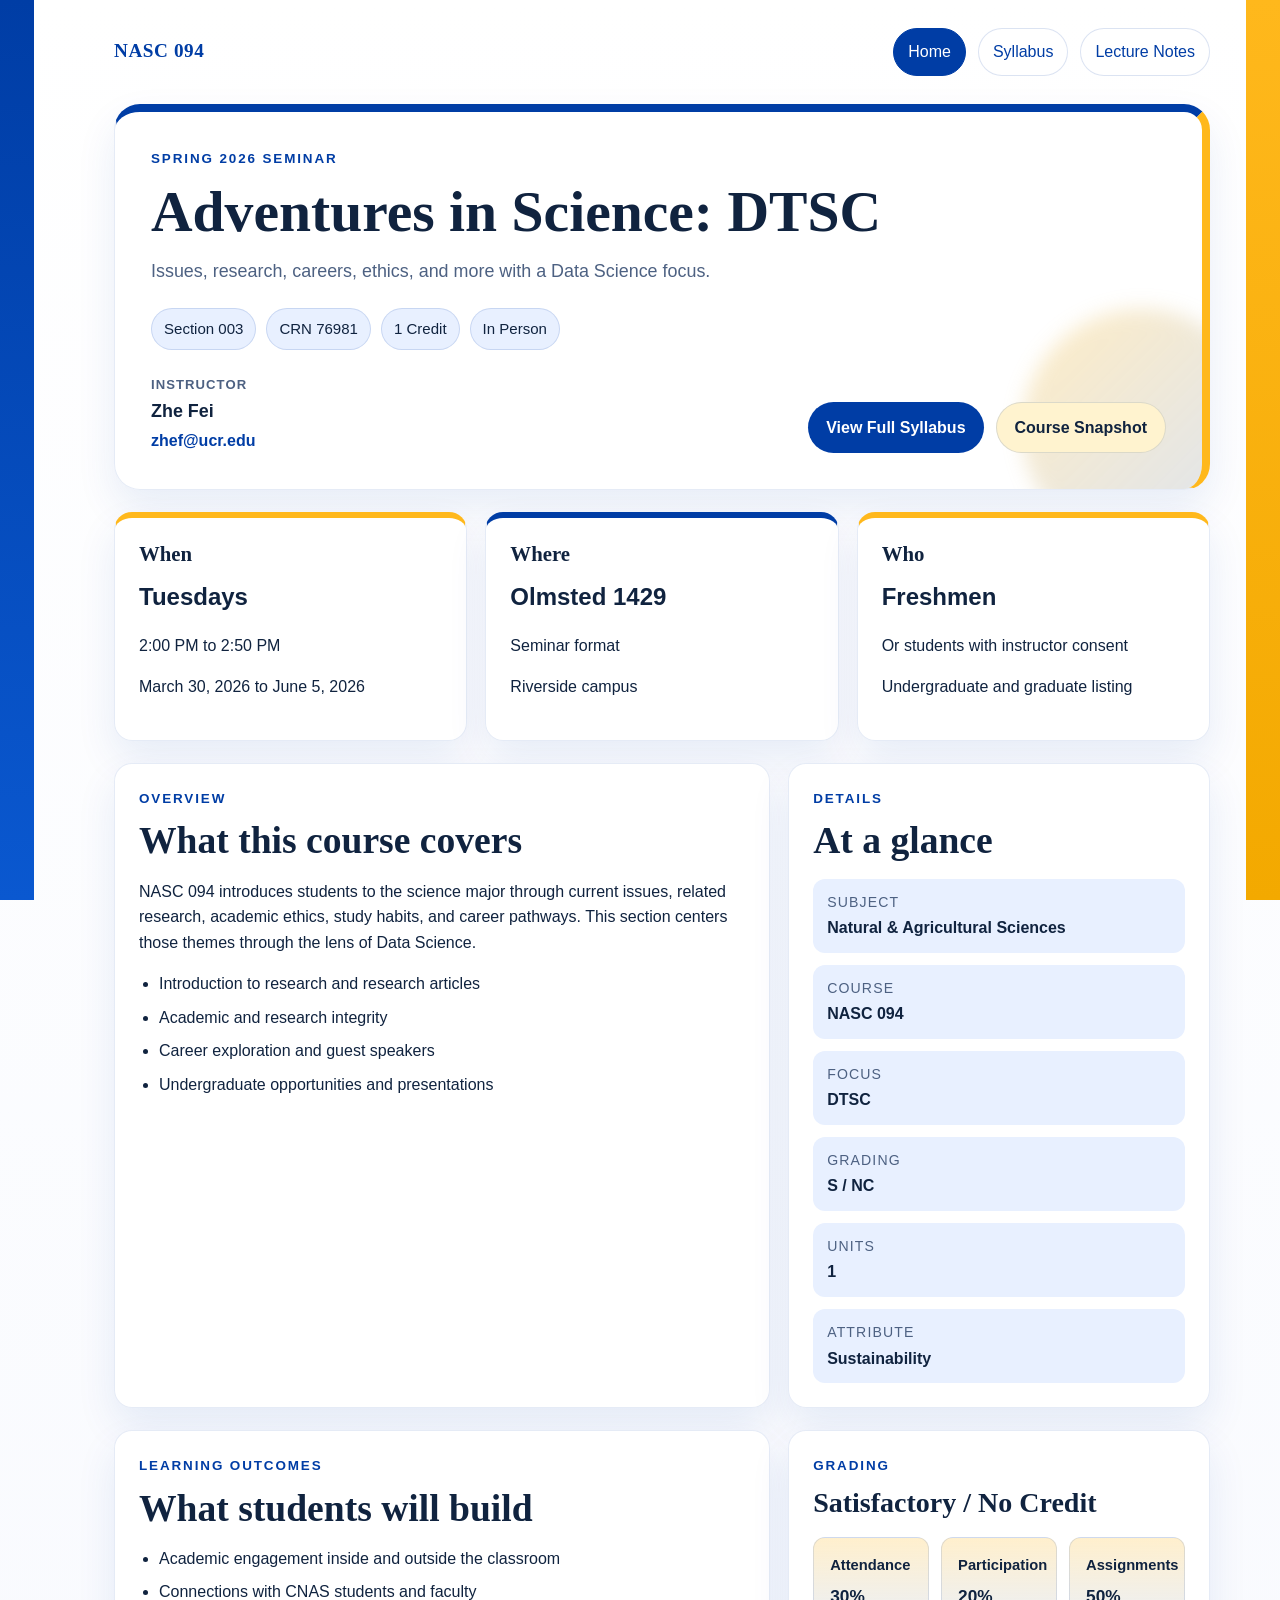
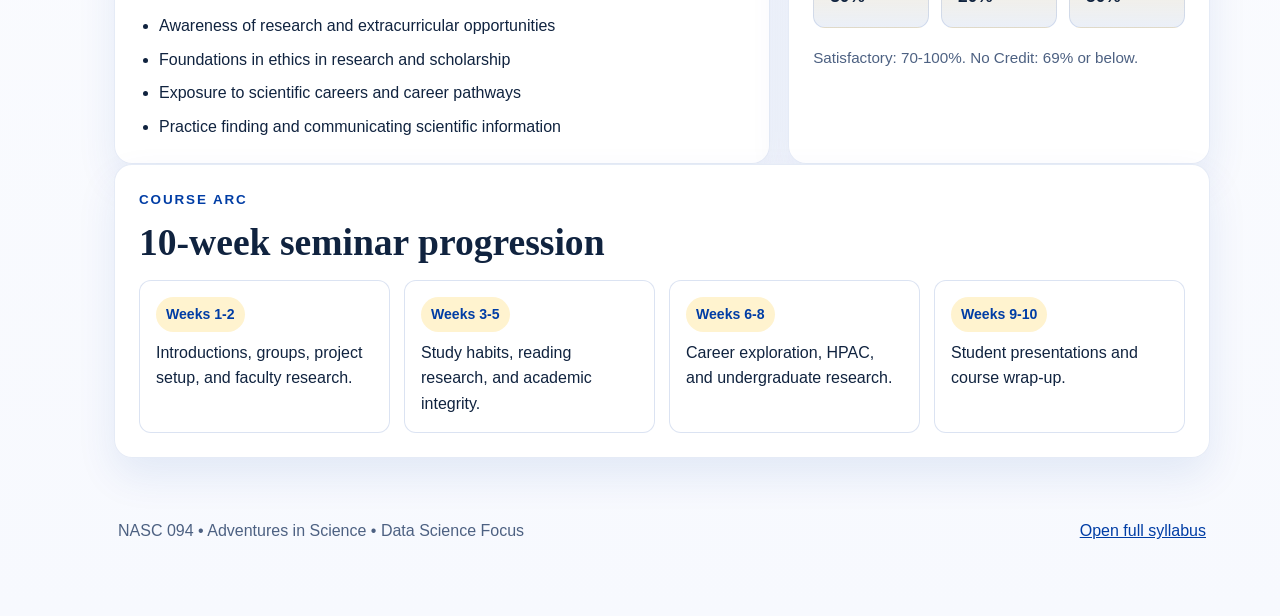
<file: index.html>
<!DOCTYPE html>
<html lang="en">
<head>
  <meta charset="UTF-8">
  <meta name="viewport" content="width=device-width, initial-scale=1.0">
  <title> NASC 094 | Adventures in Science: DTSC</title>
  <meta name="description" content="NASC 094 course site for Adventures in Science: Data Science focus, Spring 2026.">
  <link rel="stylesheet" href="assets/styles.css">
</head>
<body>
  <div class="site-shell">
    <header class="hero">
      <nav class="topbar">
        <a class="brand" href="index.html"> NASC 094</a>
        <div class="nav-links">
          <a href="index.html" aria-current="page">Home</a>
          <a href="syllabus.html">Syllabus</a>
          <a href="lecture_notes/index.html">Lecture Notes</a>
        </div>
      </nav>

      <section class="hero-panel reveal delay-1">
        <p class="eyebrow">Spring 2026 Seminar</p>
        <h1>Adventures in Science: DTSC</h1>
        <p class="hero-subtitle">Issues, research, careers, ethics, and more with a Data Science focus.</p>
        <div class="hero-meta">
          <span>Section 003</span>
          <span>CRN 76981</span>
          <span>1 Credit</span>
          <span>In Person</span>
        </div>
        <div class="hero-footer">
          <div class="hero-instructor">
            <p class="hero-instructor-label">Instructor</p>
            <p class="hero-instructor-name">Zhe Fei</p>
            <a class="hero-instructor-email" href="mailto:zhef@ucr.edu">zhef@ucr.edu</a>
          </div>
          <div class="hero-actions">
            <a class="button button-primary" href="syllabus.html">View Full Syllabus</a>
            <a class="button button-secondary" href="#overview">Course Snapshot</a>
          </div>
        </div>
      </section>
    </header>

    <main>
      <section class="card-grid reveal delay-2" id="overview">
        <article class="info-card accent-gold">
          <h2>When</h2>
          <p class="card-highlight">Tuesdays</p>
          <p>2:00 PM to 2:50 PM</p>
          <p>March 30, 2026 to June 5, 2026</p>
        </article>

        <article class="info-card accent-green">
          <h2>Where</h2>
          <p class="card-highlight">Olmsted 1429</p>
          <p>Seminar format</p>
          <p>Riverside campus</p>
        </article>

        <article class="info-card accent-rust">
          <h2>Who</h2>
          <p class="card-highlight">Freshmen</p>
          <p>Or students with instructor consent</p>
          <p>Undergraduate and graduate listing</p>
        </article>
      </section>

      <section class="content-grid">
        <article class="content-panel reveal delay-2">
          <p class="section-tag">Overview</p>
          <h2>What this course covers</h2>
          <p>
            NASC 094 introduces students to the science major through current issues,
            related research, academic ethics, study habits, and career pathways.
            This section centers those themes through the lens of Data Science.
          </p>
          <ul class="feature-list">
            <li>Introduction to research and research articles</li>
            <li>Academic and research integrity</li>
            <li>Career exploration and guest speakers</li>
            <li>Undergraduate opportunities and presentations</li>
          </ul>
        </article>

        <aside class="content-panel compact reveal delay-3">
          <p class="section-tag">Details</p>
          <h2>At a glance</h2>
          <dl class="facts">
            <div>
              <dt>Subject</dt>
              <dd>Natural &amp; Agricultural Sciences</dd>
            </div>
            <div>
              <dt>Course</dt>
              <dd>NASC 094</dd>
            </div>
            <div>
              <dt>Focus</dt>
              <dd>DTSC</dd>
            </div>
            <div>
              <dt>Grading</dt>
              <dd>S / NC</dd>
            </div>
            <div>
              <dt>Units</dt>
              <dd>1 </dd>
            </div>
            <div>
              <dt>Attribute</dt>
              <dd>Sustainability</dd>
            </div>
          </dl>
        </aside>
      </section>

      <section class="content-grid">
        <article class="content-panel reveal delay-3">
          <p class="section-tag">Learning Outcomes</p>
          <h2>What students will build</h2>
          <ul class="feature-list">
            <li>Academic engagement inside and outside the classroom</li>
            <li>Connections with CNAS students and faculty</li>
            <li>Awareness of research and extracurricular opportunities</li>
            <li>Foundations in ethics in research and scholarship</li>
            <li>Exposure to scientific careers and career pathways</li>
            <li>Practice finding and communicating scientific information</li>
          </ul>
        </article>

        <article class="content-panel reveal delay-4 grading-panel">
          <p class="section-tag">Grading</p>
          <h2>Satisfactory / No Credit</h2>
          <div class="grade-boxes">
            <div class="grade-box">
              <strong>Attendance</strong>
              <span>30%</span>
            </div>
            <div class="grade-box">
              <strong>Participation</strong>
              <span>20%</span>
            </div>
            <div class="grade-box">
              <strong>Assignments</strong>
              <span>50%</span>
            </div>
          </div>
          <p class="muted">Satisfactory: 70-100%. No Credit: 69% or below.</p>
        </article>
      </section>

      <section class="timeline-panel reveal delay-4">
        <p class="section-tag">Course Arc</p>
        <h2>10-week seminar progression</h2>
        <div class="timeline">
          <div><span>Weeks 1-2</span><p>Introductions, groups, project setup, and faculty research.</p></div>
          <div><span>Weeks 3-5</span><p>Study habits, reading research, and academic integrity.</p></div>
          <div><span>Weeks 6-8</span><p>Career exploration, HPAC, and undergraduate research.</p></div>
          <div><span>Weeks 9-10</span><p>Student presentations and course wrap-up.</p></div>
        </div>
      </section>
    </main>

    <footer class="site-footer reveal delay-4">
      <p>NASC 094 • Adventures in Science • Data Science Focus</p>
      <p><a href="syllabus.html">Open full syllabus</a></p>
    </footer>
  </div>
</body>
</html>
</file>
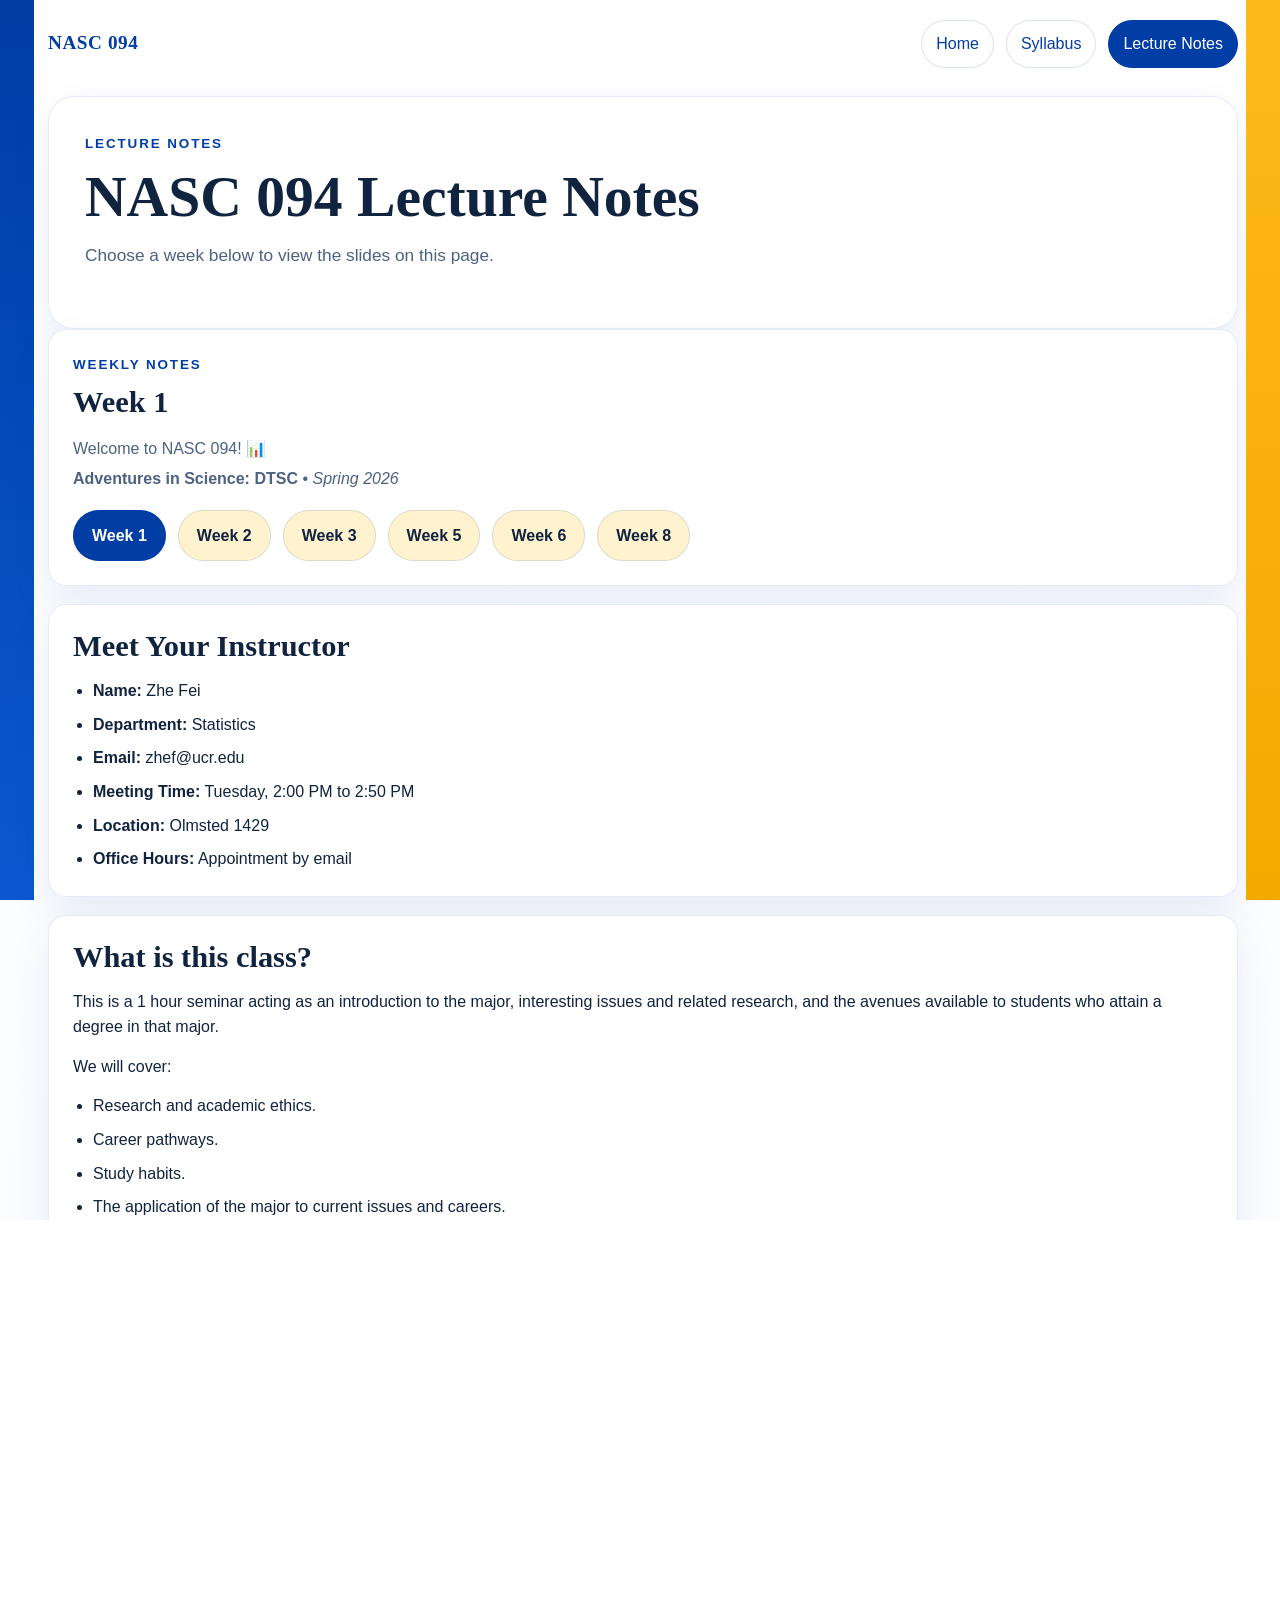
<file: lecture_notes/index.html>
<!DOCTYPE html>
<html lang="en">
<head>
  <meta charset="UTF-8">
  <meta name="viewport" content="width=device-width, initial-scale=1.0">
  <title>Lecture Notes | NASC 094</title>
  <meta name="description" content="Lecture notes for NASC 094 Adventures in Science, Data Science focus.">
  <link rel="stylesheet" href="../assets/styles.css">
</head>
<body class="notes-page">
  <div class="site-shell notes-shell">
    <header class="page-header">
      <nav class="topbar">
        <a class="brand" href="../index.html">NASC 094</a>
        <div class="nav-links">
          <a href="../index.html">Home</a>
          <a href="../syllabus.html">Syllabus</a>
          <a href="index.html" aria-current="page">Lecture Notes</a>
        </div>
      </nav>

      <section class="page-intro reveal delay-1">
        <p class="eyebrow">Lecture Notes</p>
        <h1 class="notes-page-title">NASC 094 Lecture Notes</h1>
        <p class="hero-subtitle">Choose a week below to view the slides on this page.</p>
      </section>
    </header>

    <main class="stack-layout">
      <section class="content-panel reveal delay-2">
        <p class="section-tag">Weekly Notes</p>
        <h2 id="deck-heading">Week 1</h2>
        <p class="muted" id="deck-summary">Lecture notes are rendered directly from the markdown files in this folder.</p>
        <div class="notes-switcher" role="tablist" aria-label="Lecture note weeks">
          <a class="button button-secondary note-tab" href="#week1" data-week="week1">Week 1</a>
          <a class="button button-secondary note-tab" href="#week2" data-week="week2">Week 2</a>
          <a class="button button-secondary note-tab" href="#week3" data-week="week3">Week 3</a>
          <a class="button button-secondary note-tab" href="#week5" data-week="week5">Week 5</a>
          <a class="button button-secondary note-tab" href="#week6" data-week="week6">Week 6</a>
          <a class="button button-secondary note-tab" href="#week8" data-week="week8">Week 8</a>
        </div>
      </section>

      <div id="notes-content" class="stack-layout" aria-live="polite"></div>

      <noscript>
        <section class="content-panel">
          <p class="section-tag">JavaScript Required</p>
          <h2>Open the markdown files directly</h2>
          <p>This page uses JavaScript to render the markdown lecture notes.</p>
          <ul class="feature-list">
            <li><a href="Week1.md">Week 1 markdown</a></li>
            <li><a href="Week2.md">Week 2 markdown</a></li>
            <li><a href="Week3.md">Week 3 markdown</a></li>
            <li><a href="Week5.md">Week 5 markdown</a></li>
            <li><a href="Week6.md">Week 6 markdown</a></li>
            <li><a href="Week8.md">Week 8 markdown</a></li>
          </ul>
        </section>
      </noscript>
    </main>
  </div>

  <script src="../assets/lecture-notes.js" defer></script>
</body>
</html>
</file>
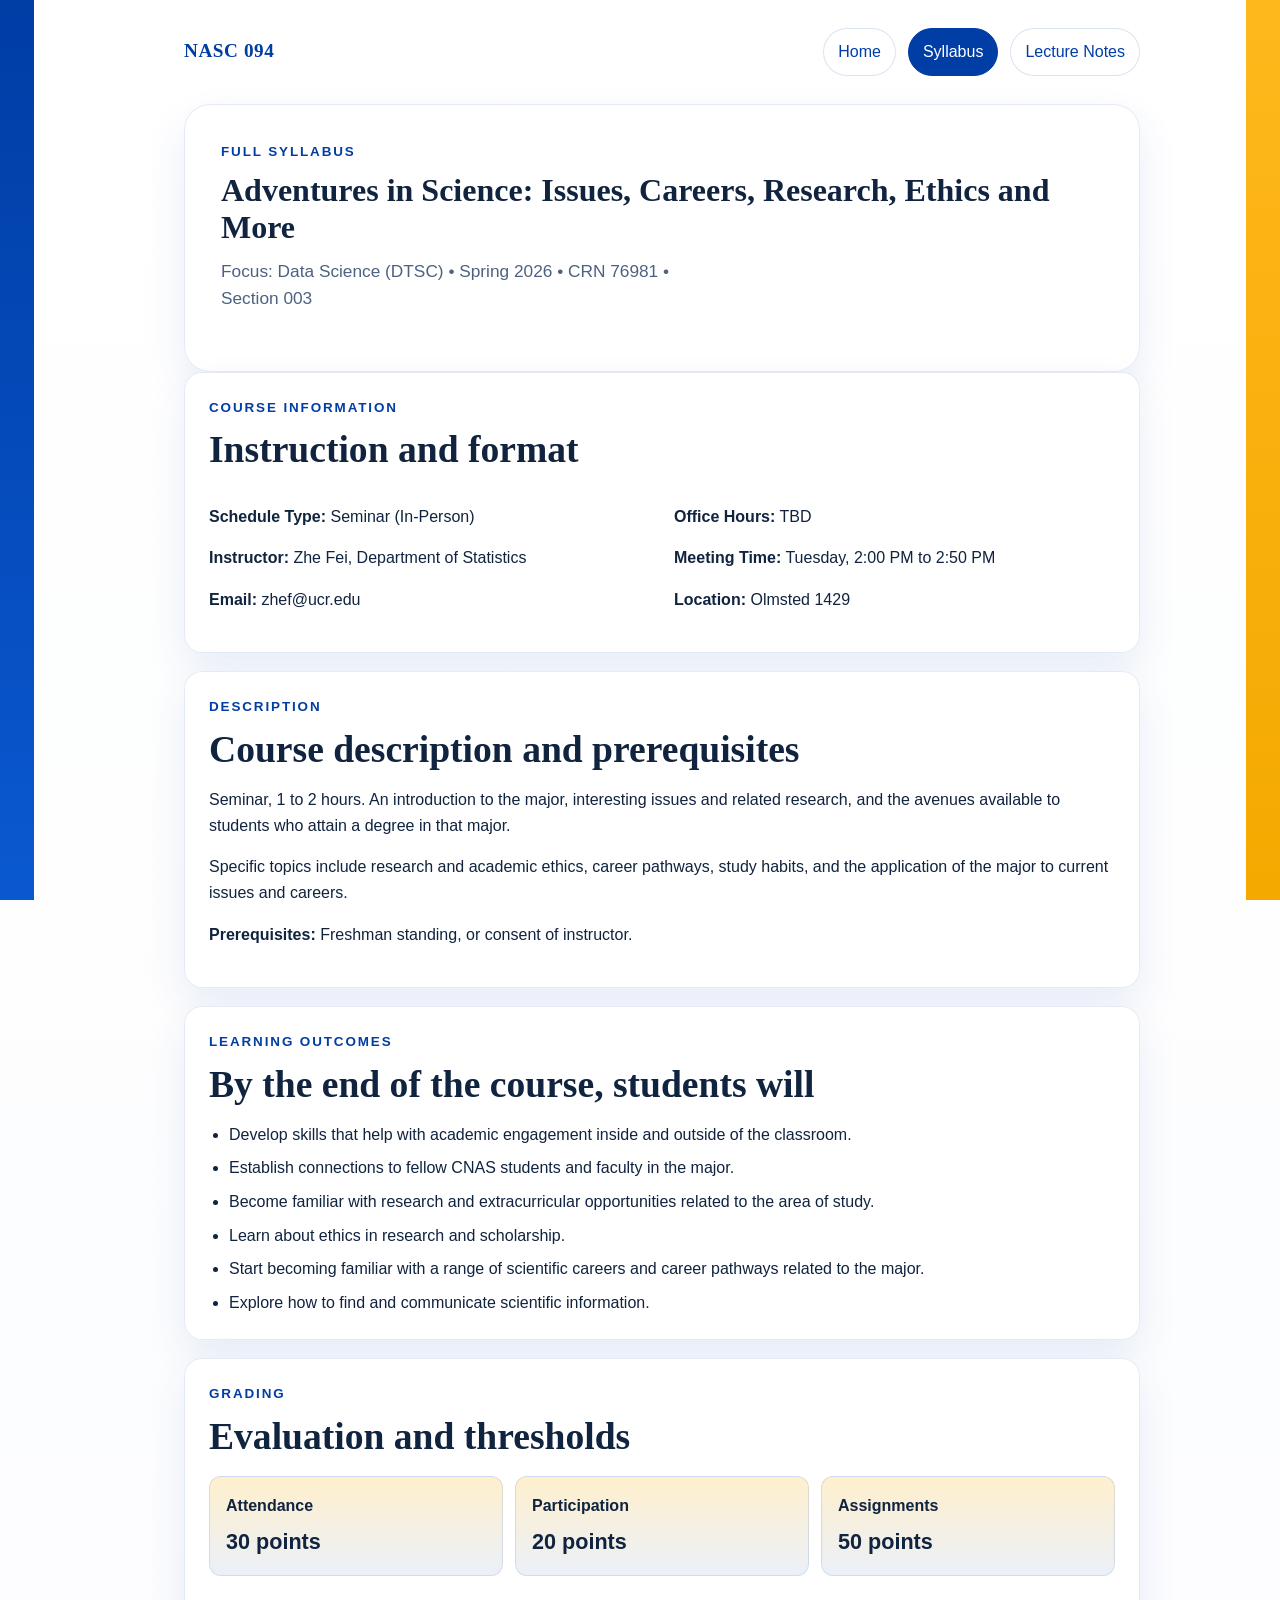
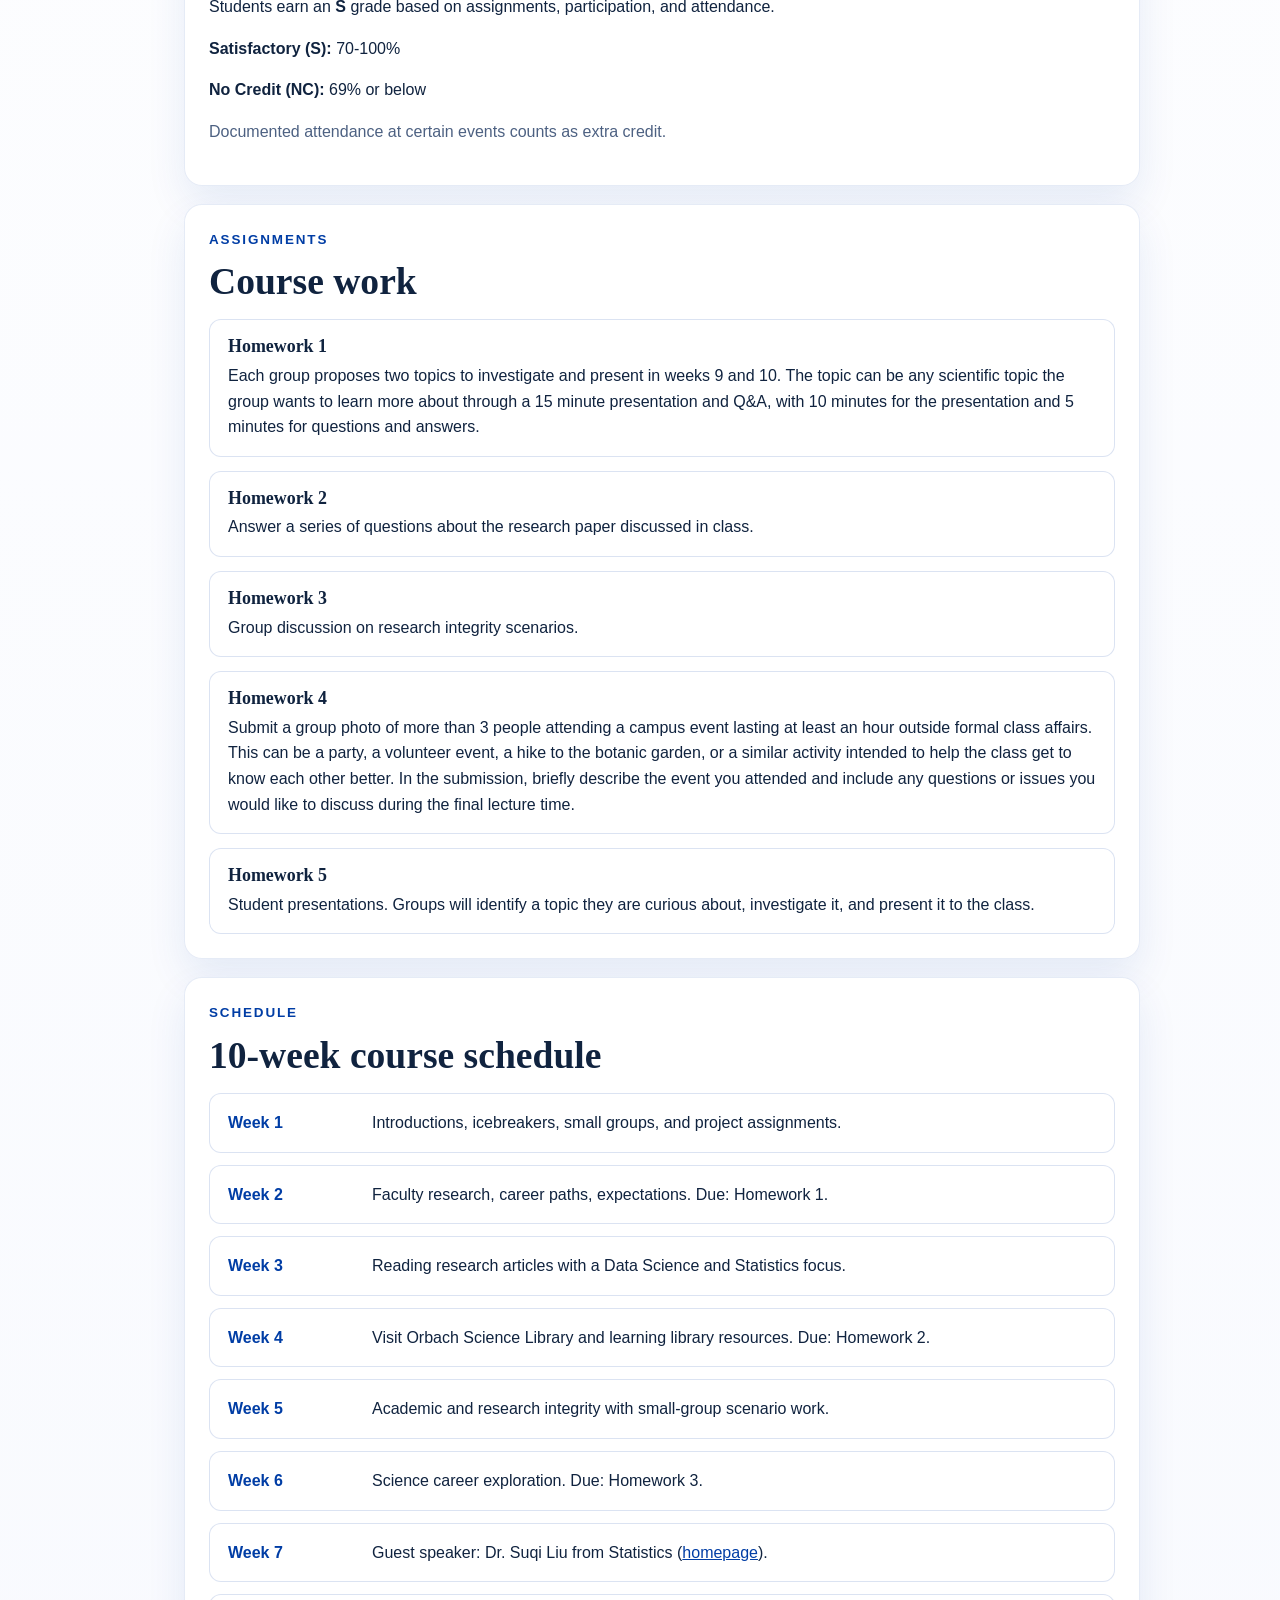
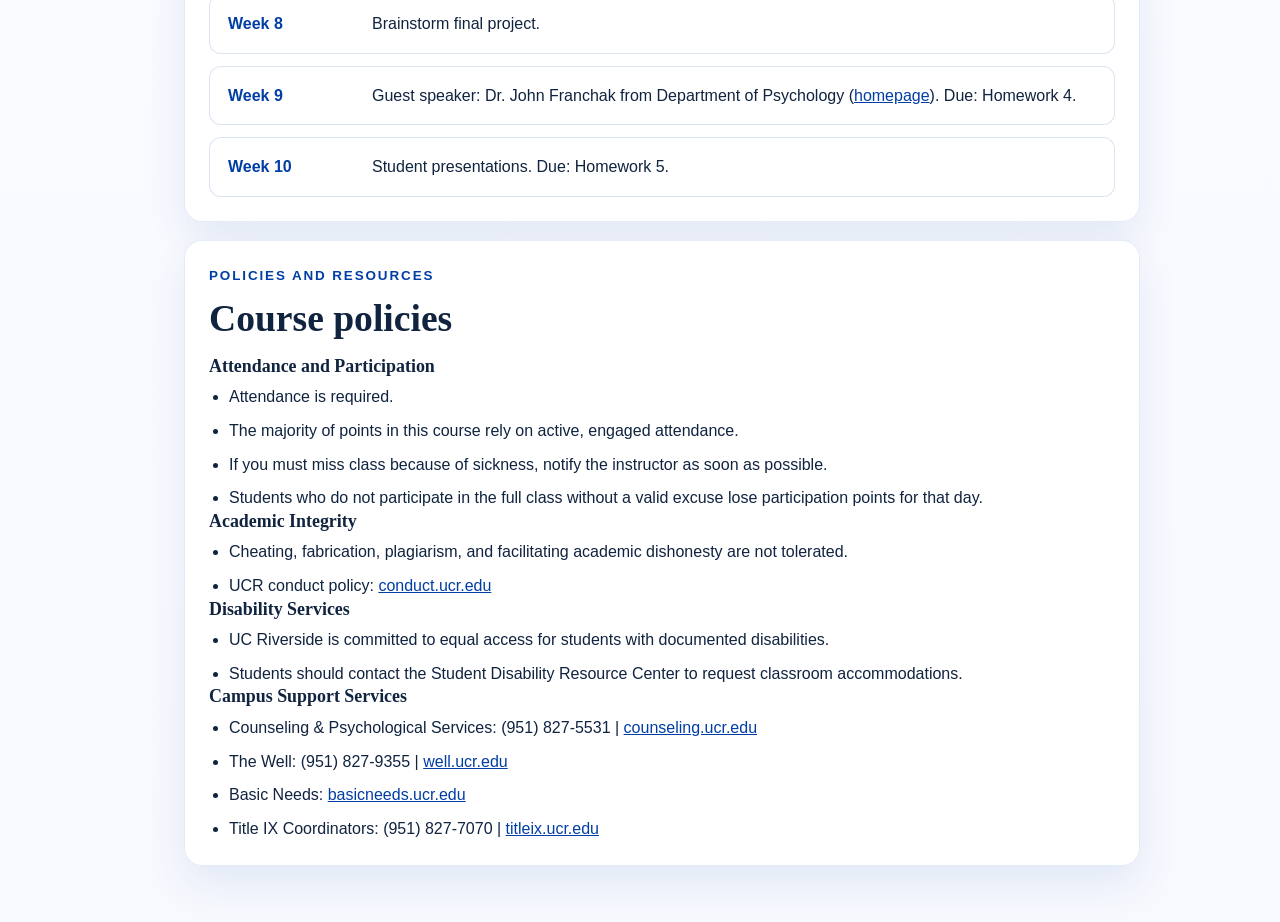
<file: syllabus.html>
<!DOCTYPE html>
<html lang="en">
<head>
  <meta charset="UTF-8">
  <meta name="viewport" content="width=device-width, initial-scale=1.0">
  <title>NASC 094 Syllabus | Spring 2026</title>
  <meta name="description" content="Syllabus for NASC 094 Adventures in Science, Data Science focus, Spring 2026.">
  <link rel="stylesheet" href="assets/styles.css">
</head>
<body>
  <div class="site-shell site-shell-inner">
    <header class="page-header">
      <nav class="topbar">
        <a class="brand" href="index.html">NASC 094</a>
        <div class="nav-links">
          <a href="index.html">Home</a>
          <a href="syllabus.html" aria-current="page">Syllabus</a>
          <a href="lecture_notes/index.html">Lecture Notes</a>
        </div>
      </nav>

      <section class="page-intro reveal delay-1">
        <p class="eyebrow">Full Syllabus</p>
        <h1 style="font-size: 32px;">Adventures in Science: Issues, Careers, Research, Ethics and More</h1>
        <p class="hero-subtitle">Focus: Data Science (DTSC) • Spring 2026 • CRN 76981 • Section 003</p>
      </section>
    </header>

    <main class="stack-layout">
      <section class="content-panel reveal delay-2">
        <p class="section-tag">Course Information</p>
        <h2>Instruction and format</h2>
        <div class="two-column-list">
          <div>
            <p><strong>Schedule Type:</strong> Seminar (In-Person)</p>
            <p><strong>Instructor:</strong> Zhe Fei, Department of Statistics</p>
            <p><strong>Email:</strong> zhef@ucr.edu</p>
          </div>
          <div>
            <p><strong>Office Hours:</strong> TBD</p>
            <p><strong>Meeting Time:</strong> Tuesday, 2:00 PM to 2:50 PM</p>
            <p><strong>Location:</strong> Olmsted 1429</p>
          </div>
        </div>
      </section>

      <section class="content-panel reveal delay-2">
        <p class="section-tag">Description</p>
        <h2>Course description and prerequisites</h2>
        <p>
          Seminar, 1 to 2 hours. An introduction to the major, interesting issues and
          related research, and the avenues available to students who attain a degree
          in that major.
        </p>
        <p>
          Specific topics include research and academic ethics, career pathways, study
          habits, and the application of the major to current issues and careers.
        </p>
        <p><strong>Prerequisites:</strong> Freshman standing, or consent of instructor.</p>
      </section>

      <section class="content-panel reveal delay-3">
        <p class="section-tag">Learning Outcomes</p>
        <h2>By the end of the course, students will</h2>
        <ul class="feature-list">
          <li>Develop skills that help with academic engagement inside and outside of the classroom.</li>
          <li>Establish connections to fellow CNAS students and faculty in the major.</li>
          <li>Become familiar with research and extracurricular opportunities related to the area of study.</li>
          <li>Learn about ethics in research and scholarship.</li>
          <li>Start becoming familiar with a range of scientific careers and career pathways related to the major.</li>
          <li>Explore how to find and communicate scientific information.</li>
        </ul>
      </section>

      <section class="content-panel reveal delay-3">
        <p class="section-tag">Grading</p>
        <h2>Evaluation and thresholds</h2>
        <div class="grade-boxes">
          <div class="grade-box">
            <strong>Attendance</strong>
            <span>30 points</span>
          </div>
          <div class="grade-box">
            <strong>Participation</strong>
            <span>20 points</span>
          </div>
          <div class="grade-box">
            <strong>Assignments</strong>
            <span>50 points</span>
          </div>
        </div>
        <p>Students earn an <strong>S</strong> grade based on assignments, participation, and attendance.</p>
        <p><strong>Satisfactory (S):</strong> 70-100%</p>
        <p><strong>No Credit (NC):</strong> 69% or below</p>
        <p class="muted">Documented attendance at certain events counts as extra credit.</p>
      </section>

      <section class="content-panel reveal delay-4">
        <p class="section-tag">Assignments</p>
        <h2>Course work</h2>
        <div class="assignment-list">
          <article>
            <h3>Homework 1</h3>
            <p>Each group proposes two topics to investigate and present in weeks 9 and 10. The topic can be any scientific topic the group wants to learn more about through a 15 minute presentation and Q&amp;A, with 10 minutes for the presentation and 5 minutes for questions and answers.</p>
          </article>
          <article>
            <h3>Homework 2</h3>
            <p>Answer a series of questions about the research paper discussed in class.</p>
          </article>
          <article>
            <h3>Homework 3</h3>
            <p>Group discussion on research integrity scenarios.</p>
          </article>
          <article>
            <h3>Homework 4</h3>
            <p>Submit a group photo of more than 3 people attending a campus event lasting at least an hour outside formal class affairs. This can be a party, a volunteer event, a hike to the botanic garden, or a similar activity intended to help the class get to know each other better. In the submission, briefly describe the event you attended and include any questions or issues you would like to discuss during the final lecture time.</p>
          </article>
          <article>
            <h3>Homework 5</h3>
            <p>Student presentations. Groups will identify a topic they are curious about, investigate it, and present it to the class.</p>
          </article>
        </div>
      </section>

      <section class="content-panel reveal delay-4">
        <p class="section-tag">Schedule</p>
        <h2>10-week course schedule</h2>
        <div class="schedule-table">
          <div class="schedule-row">
            <div class="schedule-week">Week 1</div>
            <div class="schedule-topic">Introductions, icebreakers, small groups, and project assignments.</div>
          </div>
          <div class="schedule-row">
            <div class="schedule-week">Week 2</div>
            <div class="schedule-topic">Faculty research, career paths, expectations. Due: Homework 1.</div>
          </div>
          <div class="schedule-row">
            <div class="schedule-week">Week 3</div>
            <div class="schedule-topic">Reading research articles with a Data Science and Statistics focus.</div>
          </div>
          <div class="schedule-row">
            <div class="schedule-week">Week 4</div>
            <div class="schedule-topic">Visit Orbach Science Library and learning library resources. Due: Homework 2.</div>
          </div>
          <div class="schedule-row">
            <div class="schedule-week">Week 5</div>
            <div class="schedule-topic">Academic and research integrity with small-group scenario work.</div>
          </div>
          <div class="schedule-row">
            <div class="schedule-week">Week 6</div>
            <div class="schedule-topic">Science career exploration. Due: Homework 3.</div>
          </div>
          <div class="schedule-row">
            <div class="schedule-week">Week 7</div>
            <div class="schedule-topic">Guest speaker: Dr. Suqi Liu from Statistics (<a href="https://www.suqil.com">homepage</a>).  </div>
          </div>
          <div class="schedule-row">
            <div class="schedule-week">Week 8</div>
            <div class="schedule-topic">Brainstorm final project.</div>
          </div>
          <div class="schedule-row">
            <div class="schedule-week">Week 9</div>
            <div class="schedule-topic">Guest speaker: Dr. John Franchak from Department of Psychology (<a href="https://padlab.ucr.edu">homepage</a>). Due: Homework 4.</div>
          </div>
          <div class="schedule-row">
            <div class="schedule-week">Week 10</div>
            <div class="schedule-topic">Student presentations. Due: Homework 5.</div>
          </div>
        </div>
      </section>

      <section class="content-panel reveal delay-4">
        <p class="section-tag">Policies and Resources</p>
        <h2>Course policies</h2>
        <h3>Attendance and Participation</h3>
        <ul class="feature-list">
          <li>Attendance is required.</li>
          <li>The majority of points in this course rely on active, engaged attendance.</li>
          <li>If you must miss class because of sickness, notify the instructor as soon as possible.</li>
          <li>Students who do not participate in the full class without a valid excuse lose participation points for that day.</li>
        </ul>

        <h3>Academic Integrity</h3>
        <ul class="feature-list">
          <li>Cheating, fabrication, plagiarism, and facilitating academic dishonesty are not tolerated.</li>
          <li>UCR conduct policy: <a href="https://conduct.ucr.edu/">conduct.ucr.edu</a></li>
        </ul>

        <h3>Disability Services</h3>
        <ul class="feature-list">
          <li>UC Riverside is committed to equal access for students with documented disabilities.</li>
          <li>Students should contact the Student Disability Resource Center to request classroom accommodations.</li>
        </ul>

        <h3>Campus Support Services</h3>
        <ul class="feature-list">
          <li>Counseling &amp; Psychological Services: (951) 827-5531 | <a href="https://counseling.ucr.edu/">counseling.ucr.edu</a></li>
          <li>The Well: (951) 827-9355 | <a href="https://well.ucr.edu">well.ucr.edu</a></li>
          <li>Basic Needs: <a href="https://basicneeds.ucr.edu">basicneeds.ucr.edu</a></li>
          <li>Title IX Coordinators: (951) 827-7070 | <a href="https://titleix.ucr.edu/">titleix.ucr.edu</a></li>
        </ul>
      </section>
    </main>
  </div>
</body>
</html>
</file>
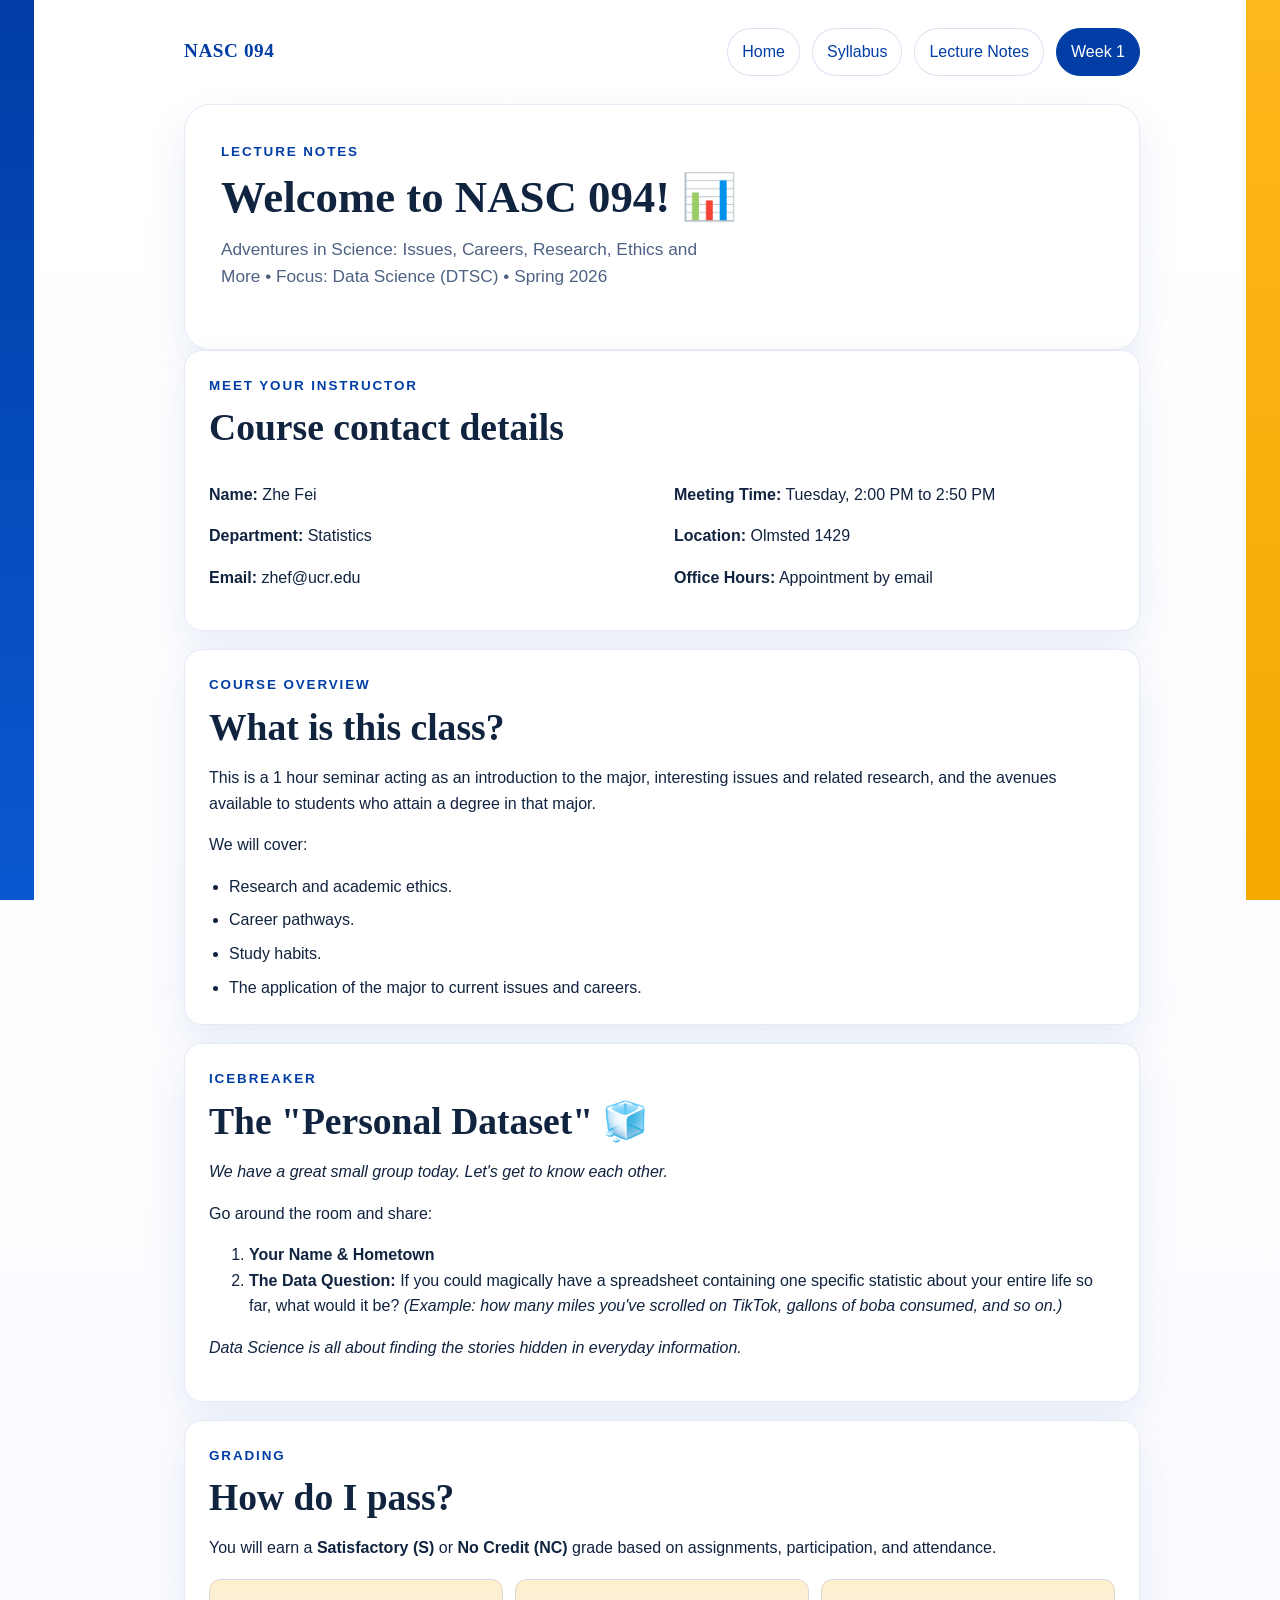
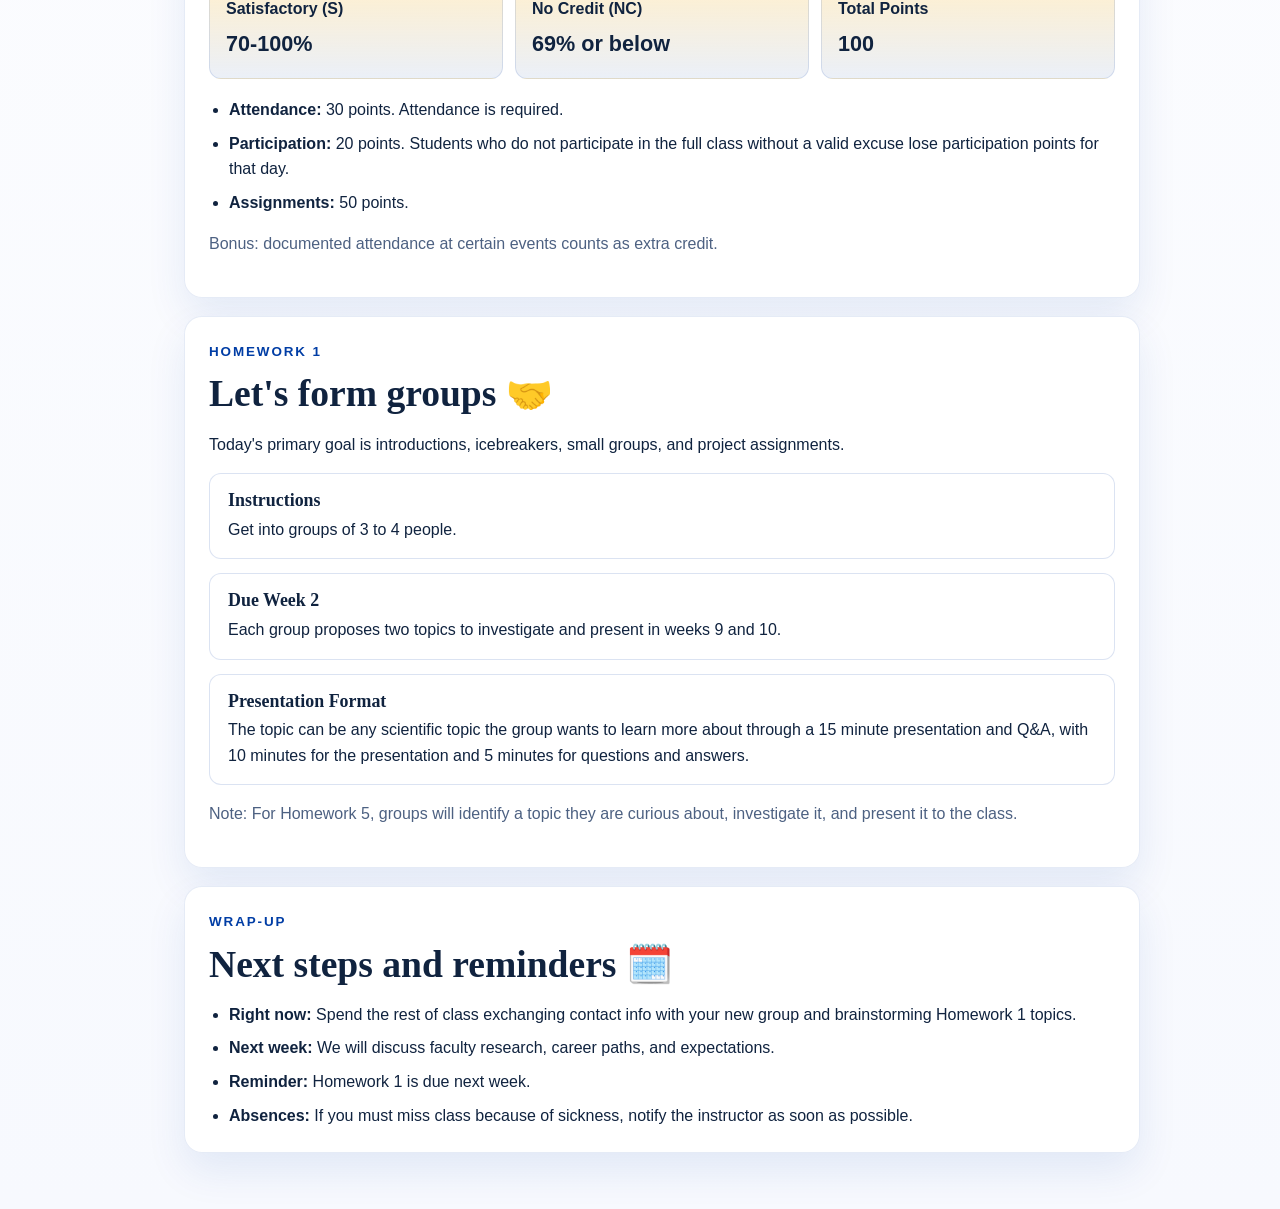
<file: lecture_notes/Week1.html>
<!DOCTYPE html>
<html lang="en">
<head>
  <meta charset="UTF-8">
  <meta name="viewport" content="width=device-width, initial-scale=1.0">
  <title>Week 1 Lecture Notes | NASC 094</title>
  <meta name="description" content="Week 1 lecture notes for NASC 094 Adventures in Science, Data Science focus.">
  <link rel="stylesheet" href="../assets/styles.css">
</head>
<body>
  <div class="site-shell site-shell-inner">
    <header class="page-header">
      <nav class="topbar">
        <a class="brand" href="../index.html">NASC 094</a>
        <div class="nav-links">
          <a href="../index.html">Home</a>
          <a href="../syllabus.html">Syllabus</a>
          <a href="index.html">Lecture Notes</a>
          <a href="Week1.html" aria-current="page">Week 1</a>
        </div>
      </nav>

      <section class="page-intro reveal delay-1">
        <p class="eyebrow">Lecture Notes</p>
        <h1 class="notes-title">Welcome to NASC 094! 📊</h1>
        <p class="hero-subtitle">Adventures in Science: Issues, Careers, Research, Ethics and More • Focus: Data Science (DTSC) • Spring 2026</p>
      </section>
    </header>

    <main class="stack-layout">
      <section class="content-panel reveal delay-2">
        <p class="section-tag">Meet Your Instructor</p>
        <h2>Course contact details</h2>
        <div class="two-column-list">
          <div>
            <p><strong>Name:</strong> Zhe Fei</p>
            <p><strong>Department:</strong> Statistics</p>
            <p><strong>Email:</strong> zhef@ucr.edu</p>
          </div>
          <div>
            <p><strong>Meeting Time:</strong> Tuesday, 2:00 PM to 2:50 PM</p>
            <p><strong>Location:</strong> Olmsted 1429</p>
            <p><strong>Office Hours:</strong> Appointment by email</p>
          </div>
        </div>
      </section>

      <section class="content-panel reveal delay-2">
        <p class="section-tag">Course Overview</p>
        <h2>What is this class?</h2>
        <p>
          This is a 1 hour seminar acting as an introduction to the major, interesting issues
          and related research, and the avenues available to students who attain a degree in that major.
        </p>
        <p>We will cover:</p>
        <ul class="feature-list">
          <li>Research and academic ethics.</li>
          <li>Career pathways.</li>
          <li>Study habits.</li>
          <li>The application of the major to current issues and careers.</li>
        </ul>
      </section>

      <section class="content-panel reveal delay-3">
        <p class="section-tag">Icebreaker</p>
        <h2>The "Personal Dataset" 🧊</h2>
        <p><em>We have a great small group today. Let's get to know each other.</em></p>
        <p>Go around the room and share:</p>
        <ol>
          <li><strong>Your Name &amp; Hometown</strong></li>
          <li><strong>The Data Question:</strong> If you could magically have a spreadsheet containing one specific statistic about your entire life so far, what would it be? <em>(Example: how many miles you've scrolled on TikTok, gallons of boba consumed, and so on.)</em></li>
        </ol>
        <p><em>Data Science is all about finding the stories hidden in everyday information.</em></p>
      </section>

      <section class="content-panel reveal delay-3">
        <p class="section-tag">Grading</p>
        <h2>How do I pass?</h2>
        <p>You will earn a <strong>Satisfactory (S)</strong> or <strong>No Credit (NC)</strong> grade based on assignments, participation, and attendance.</p>
        <div class="grade-boxes">
          <div class="grade-box">
            <strong>Satisfactory (S)</strong>
            <span>70-100%</span>
          </div>
          <div class="grade-box">
            <strong>No Credit (NC)</strong>
            <span>69% or below</span>
          </div>
          <div class="grade-box">
            <strong>Total Points</strong>
            <span>100</span>
          </div>
        </div>
        <ul class="feature-list">
          <li><strong>Attendance:</strong> 30 points. Attendance is required.</li>
          <li><strong>Participation:</strong> 20 points. Students who do not participate in the full class without a valid excuse lose participation points for that day.</li>
          <li><strong>Assignments:</strong> 50 points.</li>
        </ul>
        <p class="muted">Bonus: documented attendance at certain events counts as extra credit.</p>
      </section>

      <section class="content-panel reveal delay-4">
        <p class="section-tag">Homework 1</p>
        <h2>Let's form groups 🤝</h2>
        <p>Today's primary goal is introductions, icebreakers, small groups, and project assignments.</p>
        <div class="assignment-list">
          <article>
            <h3>Instructions</h3>
            <p>Get into groups of 3 to 4 people.</p>
          </article>
          <article>
            <h3>Due Week 2</h3>
            <p>Each group proposes two topics to investigate and present in weeks 9 and 10.</p>
          </article>
          <article>
            <h3>Presentation Format</h3>
            <p>The topic can be any scientific topic the group wants to learn more about through a 15 minute presentation and Q&amp;A, with 10 minutes for the presentation and 5 minutes for questions and answers.</p>
          </article>
        </div>
        <p class="muted">Note: For Homework 5, groups will identify a topic they are curious about, investigate it, and present it to the class.</p>
      </section>

      <section class="content-panel reveal delay-4">
        <p class="section-tag">Wrap-Up</p>
        <h2>Next steps and reminders 🗓️</h2>
        <ul class="feature-list">
          <li><strong>Right now:</strong> Spend the rest of class exchanging contact info with your new group and brainstorming Homework 1 topics.</li>
          <li><strong>Next week:</strong> We will discuss faculty research, career paths, and expectations.</li>
          <li><strong>Reminder:</strong> Homework 1 is due next week.</li>
          <li><strong>Absences:</strong> If you must miss class because of sickness, notify the instructor as soon as possible.</li>
        </ul>
      </section>
    </main>
  </div>
</body>
</html>
</file>
<file: assets/styles.css>
:root {
  --bg: #ffffff;
  --bg-soft: #f7f9fe;
  --paper: rgba(255, 255, 255, 0.96);
  --ink: #10233f;
  --muted: #4d6182;
  --line: rgba(0, 61, 165, 0.14);
  --blue: #003da5;
  --blue-soft: #e8f0ff;
  --gold: #ffb81c;
  --gold-soft: #fff3cf;
  --shadow: 0 18px 40px rgba(0, 61, 165, 0.09);
  --radius-lg: 26px;
  --radius-md: 18px;
  --radius-sm: 12px;
}

* {
  box-sizing: border-box;
}

html {
  scroll-behavior: smooth;
}

body {
  margin: 0;
  color: var(--ink);
  background:
    linear-gradient(180deg, #ffffff 0%, var(--bg-soft) 100%);
  font-family: "Avenir Next", "Trebuchet MS", sans-serif;
  line-height: 1.6;
  position: relative;
}

body::before {
  content: "";
  position: fixed;
  inset: 0 auto 0 0;
  width: clamp(12px, 3vw, 34px);
  background: linear-gradient(180deg, var(--blue) 0%, #0a58d0 100%);
  pointer-events: none;
  z-index: 0;
}

body::after {
  content: "";
  position: fixed;
  inset: 0 0 0 auto;
  width: clamp(12px, 3vw, 34px);
  background: linear-gradient(180deg, var(--gold) 0%, #f3a900 100%);
  pointer-events: none;
  z-index: 0;
}

a {
  color: var(--blue);
}

.site-shell {
  position: relative;
  max-width: 1180px;
  margin: 0 auto;
  padding: 28px 20px 56px clamp(32px, 5vw, 64px);
}

.site-shell-inner {
  max-width: 1040px;
}

.notes-page .notes-shell {
  width: min(calc(100vw - 48px), 1440px);
  max-width: none;
  padding: 20px 18px 40px 24px;
}

.topbar {
  display: flex;
  justify-content: space-between;
  align-items: center;
  gap: 16px;
  margin-bottom: 28px;
}

.brand {
  color: var(--blue);
  text-decoration: none;
  font-family: Georgia, "Palatino Linotype", serif;
  font-size: 1.2rem;
  font-weight: 700;
  letter-spacing: 0.03em;
}

.nav-links {
  display: flex;
  flex-wrap: wrap;
  gap: 12px;
}

.nav-links a {
  padding: 10px 14px;
  border: 1px solid var(--line);
  border-radius: 999px;
  background: rgba(255, 255, 255, 0.96);
  color: var(--blue);
  text-decoration: none;
}

.nav-links a[aria-current="page"] {
  background: var(--blue);
  border-color: var(--blue);
  color: #ffffff;
}

.hero,
.page-header {
  position: relative;
}

.hero-panel,
.page-intro,
.content-panel,
.info-card,
.timeline-panel {
  background: var(--paper);
  backdrop-filter: blur(10px);
  border: 1px solid rgba(0, 61, 165, 0.1);
  box-shadow: var(--shadow);
}

.hero-panel,
.page-intro {
  border-radius: var(--radius-lg);
  padding: 36px;
}

.hero-panel {
  min-height: 340px;
  display: flex;
  flex-direction: column;
  justify-content: center;
  overflow: hidden;
  border-top: 8px solid var(--blue);
  border-right: 8px solid var(--gold);
}

.hero-panel::after {
  content: "";
  position: absolute;
  right: -60px;
  bottom: -60px;
  width: 240px;
  height: 240px;
  border-radius: 50%;
  background: linear-gradient(135deg, rgba(255, 184, 28, 0.26), rgba(0, 61, 165, 0.14));
  filter: blur(10px);
}

.eyebrow,
.section-tag {
  margin: 0 0 10px;
  color: var(--blue);
  font-size: 0.84rem;
  font-weight: 700;
  letter-spacing: 0.14em;
  text-transform: uppercase;
}

h1,
h2,
h3 {
  margin-top: 0;
  line-height: 1.15;
  font-family: Georgia, "Palatino Linotype", serif;
}

h1 {
  max-width: 12ch;
  margin-bottom: 12px;
  font-size: clamp(2.6rem, 8vw, 5.4rem);
}

.hero-panel h1 {
  max-width: 100%;
  font-size: clamp(2rem, 4.8vw, 3.6rem);
}

.page-intro h1 {
  max-width: 100%;
}

h2 {
  margin-bottom: 16px;
  font-size: clamp(1.5rem, 4vw, 2.35rem);
}

h3 {
  margin-bottom: 8px;
  font-size: 1.12rem;
}

.hero-subtitle {
  max-width: 52ch;
  margin: 0 0 22px;
  color: var(--muted);
  font-size: 1.08rem;
}

.hero-panel .hero-subtitle {
  max-width: 100%;
  font-size: clamp(0.98rem, 1.8vw, 1.12rem);
}

.hero-meta {
  display: flex;
  flex-wrap: wrap;
  gap: 10px;
  margin-bottom: 24px;
}

.hero-meta span {
  padding: 8px 12px;
  border-radius: 999px;
  background: var(--blue-soft);
  border: 1px solid rgba(0, 61, 165, 0.14);
  font-size: 0.94rem;
}

.hero-actions {
  display: flex;
  flex-wrap: wrap;
  gap: 12px;
  justify-content: flex-end;
}

.hero-footer {
  position: relative;
  z-index: 1;
  display: flex;
  justify-content: space-between;
  align-items: flex-end;
  gap: 20px;
  margin-top: auto;
}

.hero-instructor {
  display: flex;
  flex-direction: column;
  gap: 2px;
}

.hero-instructor-label {
  margin: 0;
  color: var(--muted);
  font-size: 0.82rem;
  font-weight: 700;
  letter-spacing: 0.08em;
  text-transform: uppercase;
}

.hero-instructor-name {
  margin: 0;
  font-size: 1.12rem;
  font-weight: 700;
}

.hero-instructor-email {
  font-weight: 600;
  text-decoration: none;
}

.button {
  display: inline-flex;
  align-items: center;
  justify-content: center;
  padding: 12px 18px;
  border-radius: 999px;
  text-decoration: none;
  font-weight: 700;
  transition: transform 180ms ease, background 180ms ease;
}

.button:hover {
  transform: translateY(-1px);
}

.button-primary {
  background: var(--blue);
  color: #ffffff;
}

.button-secondary {
  background: var(--gold-soft);
  color: var(--ink);
  border: 1px solid var(--line);
}

.card-grid,
.content-grid {
  display: grid;
  gap: 18px;
  margin-top: 22px;
}

.card-grid {
  grid-template-columns: repeat(3, minmax(0, 1fr));
}

.content-grid {
  grid-template-columns: minmax(0, 1.4fr) minmax(300px, 0.9fr);
}

.info-card,
.content-panel,
.timeline-panel {
  border-radius: var(--radius-md);
  padding: 24px;
}

.info-card h2 {
  margin-bottom: 12px;
  font-size: 1.3rem;
}

.card-highlight {
  margin: 0 0 4px;
  font-size: 1.5rem;
  font-weight: 700;
}

.accent-gold {
  border-top: 6px solid var(--gold);
}

.accent-green {
  border-top: 6px solid var(--blue);
}

.accent-rust {
  border-top: 6px solid var(--gold);
}

.compact {
  align-self: start;
}

.feature-list,
.assignment-list {
  margin: 0;
  padding-left: 20px;
}

.feature-list li + li {
  margin-top: 8px;
}

.facts {
  display: grid;
  gap: 12px;
  margin: 0;
}

.facts div {
  padding: 12px 14px;
  border-radius: var(--radius-sm);
  background: var(--blue-soft);
}

.facts dt {
  margin-bottom: 2px;
  color: var(--muted);
  font-size: 0.88rem;
  text-transform: uppercase;
  letter-spacing: 0.08em;
}

.facts dd {
  margin: 0;
  font-weight: 700;
}

.grade-boxes {
  display: grid;
  grid-template-columns: repeat(3, minmax(0, 1fr));
  gap: 12px;
  margin: 18px 0;
}

.grade-box {
  padding: 16px;
  border-radius: var(--radius-sm);
  background: linear-gradient(180deg, rgba(255, 184, 28, 0.22), rgba(0, 61, 165, 0.08));
  border: 1px solid rgba(0, 61, 165, 0.12);
}

.grade-box strong,
.grade-box span {
  display: block;
}

.grade-box span {
  margin-top: 6px;
  font-size: 1.35rem;
  font-weight: 700;
}

.grading-panel {
  font-size: 0.95rem;
}

.grading-panel h2 {
  font-size: clamp(1.25rem, 2.4vw, 1.75rem);
}

.grading-panel .grade-box strong {
  font-size: 0.92rem;
}

.grading-panel .grade-box span {
  font-size: 1.08rem;
}

.muted {
  color: var(--muted);
}

.timeline {
  display: grid;
  grid-template-columns: repeat(4, minmax(0, 1fr));
  gap: 14px;
}

.timeline div {
  padding: 16px;
  border-radius: var(--radius-sm);
  background: rgba(255, 255, 255, 0.92);
  border: 1px solid var(--line);
}

.timeline span {
  display: inline-block;
  margin-bottom: 8px;
  padding: 6px 10px;
  border-radius: 999px;
  background: var(--gold-soft);
  color: var(--blue);
  font-size: 0.88rem;
  font-weight: 700;
}

.timeline p {
  margin: 0;
}

.site-footer {
  display: flex;
  justify-content: space-between;
  gap: 16px;
  margin-top: 26px;
  padding: 18px 4px 0;
  color: var(--muted);
}

.stack-layout {
  display: grid;
  gap: 18px;
}

.two-column-list {
  display: grid;
  grid-template-columns: repeat(2, minmax(0, 1fr));
  gap: 16px 24px;
}

.assignment-list {
  display: grid;
  gap: 14px;
  padding-left: 0;
}

.assignment-list article {
  padding: 16px 18px;
  border-radius: var(--radius-sm);
  background: rgba(255, 255, 255, 0.96);
  border: 1px solid var(--line);
}

.assignment-list h3,
.assignment-list p {
  margin: 0;
}

.assignment-list p {
  margin-top: 6px;
}

.schedule-table {
  display: grid;
  gap: 12px;
}

.schedule-row {
  display: grid;
  grid-template-columns: 130px minmax(0, 1fr);
  gap: 14px;
  align-items: start;
  padding: 16px 18px;
  border-radius: var(--radius-sm);
  background: rgba(255, 255, 255, 0.96);
  border: 1px solid var(--line);
}

.schedule-week {
  font-weight: 700;
  color: var(--blue);
}

.schedule-topic {
  min-width: 0;
}

.embed-shell {
  overflow: hidden;
  border: 1px solid var(--line);
  border-radius: var(--radius-md);
  background: #ffffff;
}

.notes-frame {
  display: block;
  width: 100%;
  min-height: 1200px;
  border: 0;
  background: #ffffff;
}

.notes-title {
  font-size: clamp(1.8rem, 3.6vw, 2.8rem);
}

.notes-page-title {
  max-width: 100%;
  font-size: clamp(2rem, 4.8vw, 3.6rem);
}

.notes-switcher {
  display: flex;
}

#deck-heading {
  font-size: clamp(1.35rem, 2.8vw, 1.9rem);
  margin-bottom: 12px;
}

.notes-switcher {
  flex-wrap: wrap;
  gap: 12px;
  margin-top: 18px;
}

.note-tab {
  border: 1px solid var(--line);
}

.note-tab.is-active {
  background: var(--blue);
  color: #ffffff;
}

.note-slide h2 {
  margin-bottom: 14px;
  font-size: clamp(1.35rem, 2.8vw, 1.9rem);
}

.note-slide p {
  margin: 0 0 14px;
}

.note-slide p:last-child,
.note-slide ul:last-child,
.note-slide ol:last-child {
  margin-bottom: 0;
}

.note-slide code {
  padding: 0.08rem 0.35rem;
  border-radius: 999px;
  background: var(--blue-soft);
  font-family: "SFMono-Regular", Consolas, "Liberation Mono", Menlo, monospace;
  font-size: 0.92em;
}

.notes-split-layout {
  display: grid;
  grid-template-columns: minmax(320px, 0.9fr) minmax(0, 1.3fr);
  gap: 14px;
  align-items: stretch;
  height: clamp(760px, calc(100vh - 170px), 1120px);
}

.split-pane {
  min-height: 0;
}

.split-pane-notes {
  overflow: auto;
  padding-right: 6px;
}

.split-pane-stack {
  display: grid;
  gap: 18px;
}

.split-pane-paper {
  display: flex;
  flex-direction: column;
  padding: 0;
  overflow: hidden;
  background: var(--paper);
  backdrop-filter: blur(10px);
  border: 1px solid rgba(0, 61, 165, 0.1);
  border-radius: var(--radius-md);
  box-shadow: var(--shadow);
}

.paper-open-link {
  flex: 0 0 auto;
}

.paper-pane-body {
  position: relative;
  display: flex;
  flex: 1 1 auto;
  min-height: 0;
  background: #ffffff;
}

.paper-loading {
  position: absolute;
  top: 14px;
  left: 16px;
  z-index: 1;
  margin: 0;
  padding: 8px 12px;
  border-radius: 999px;
  background: rgba(255, 255, 255, 0.96);
  border: 1px solid var(--line);
}

.paper-embed {
  display: block;
  flex: 1 1 auto;
  width: 100%;
  min-height: 0;
  border: 0;
  background: #ffffff;
}

.paper-fallback {
  display: grid;
  gap: 14px;
  align-content: center;
  max-width: 42ch;
  margin: auto;
  padding: 24px;
}

.paper-fallback h3,
.paper-fallback p {
  margin: 0;
}

.split-pane-paper.is-loaded .paper-loading {
  display: none;
}

.split-pane-paper.is-fallback .paper-embed,
.split-pane-paper.is-fallback .paper-loading {
  display: none;
}

.notes-ordered-list {
  margin: 0;
  padding-left: 22px;
}

.notes-ordered-list li + li {
  margin-top: 8px;
}

.notes-subtitle {
  display: inline-block;
  margin-top: 4px;
}

.slide-figure {
  margin: 0 0 14px;
  overflow: hidden;
  border-radius: var(--radius-sm);
  border: 1px solid var(--line);
  max-width: 75%;
}

.slide-img {
  display: block;
  width: 100%;
  max-height: 220px;
  object-fit: cover;
  object-position: top;
}

.slide-img-caption {
  padding: 6px 10px;
  font-size: 0.82rem;
  color: var(--muted);
  background: var(--bg-soft);
}

.slide-figure.img-missing .slide-img {
  display: none;
}

.slide-figure.img-missing .slide-img-caption {
  padding: 16px;
  font-style: italic;
}

.reveal {
  opacity: 0;
  transform: translateY(16px);
  animation: rise 700ms ease forwards;
}

.delay-1 {
  animation-delay: 80ms;
}

.delay-2 {
  animation-delay: 160ms;
}

.delay-3 {
  animation-delay: 240ms;
}

.delay-4 {
  animation-delay: 320ms;
}

@keyframes rise {
  to {
    opacity: 1;
    transform: translateY(0);
  }
}

@media (max-width: 900px) {
  .card-grid,
  .content-grid,
  .timeline,
  .grade-boxes,
  .two-column-list,
  .notes-split-layout {
    grid-template-columns: 1fr;
  }

  .site-footer,
  .topbar {
    flex-direction: column;
    align-items: flex-start;
  }

  h1 {
    max-width: 100%;
  }

  .hero-footer {
    flex-direction: column;
    align-items: flex-start;
  }

  .hero-actions {
    justify-content: flex-start;
  }

  .notes-split-layout {
    height: auto;
  }

  .split-pane-notes {
    overflow: visible;
    padding-right: 0;
  }

  .split-pane-paper {
    min-height: 640px;
  }
}

@media (max-width: 640px) {
  .site-shell {
    padding: 16px 14px 42px 30px;
  }

  .notes-page .notes-shell {
    width: min(calc(100vw - 20px), 1560px);
    padding: 16px 10px 36px 14px;
  }

  .hero-panel,
  .page-intro,
  .content-panel,
  .info-card,
  .timeline-panel {
    padding: 20px;
  }

  .schedule-row {
    grid-template-columns: 1fr;
  }

  .nav-links {
    width: 100%;
  }

  .nav-links a {
    text-align: center;
    flex: 1 1 auto;
  }
}
</file>
